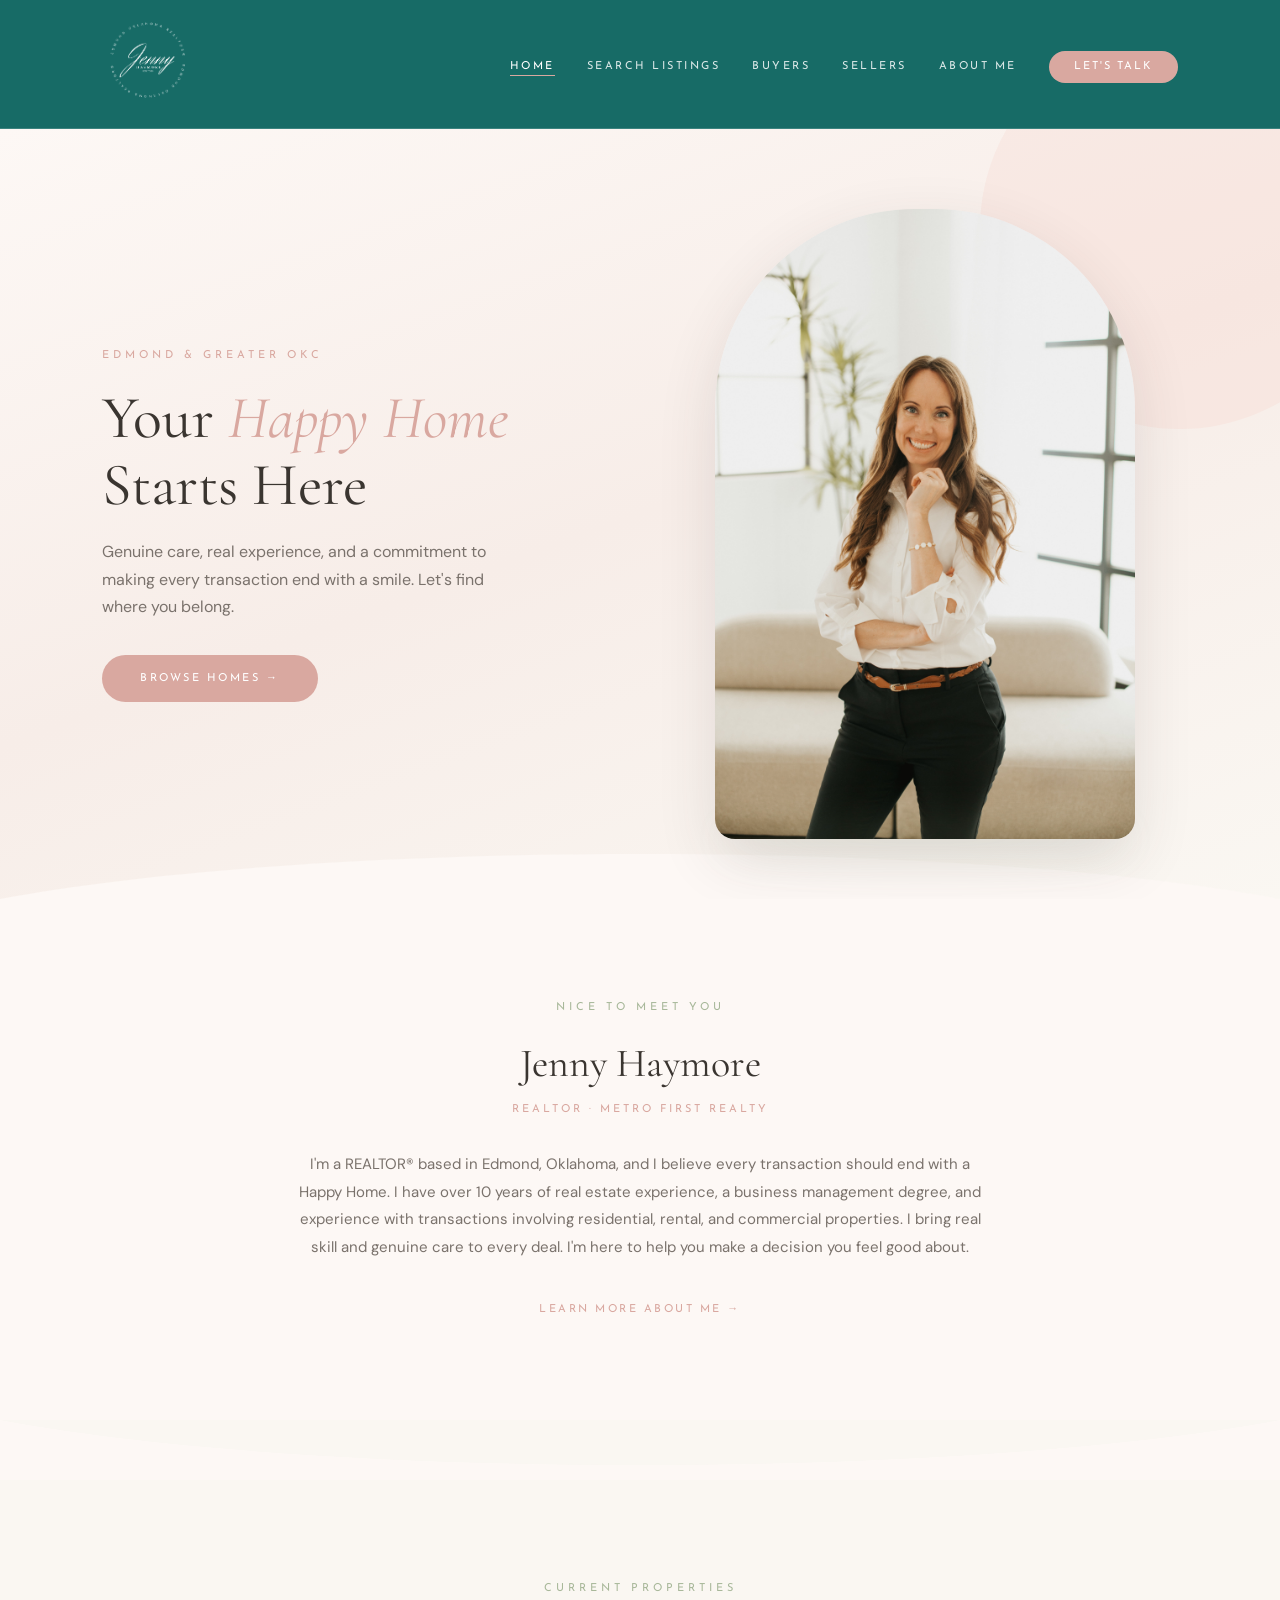
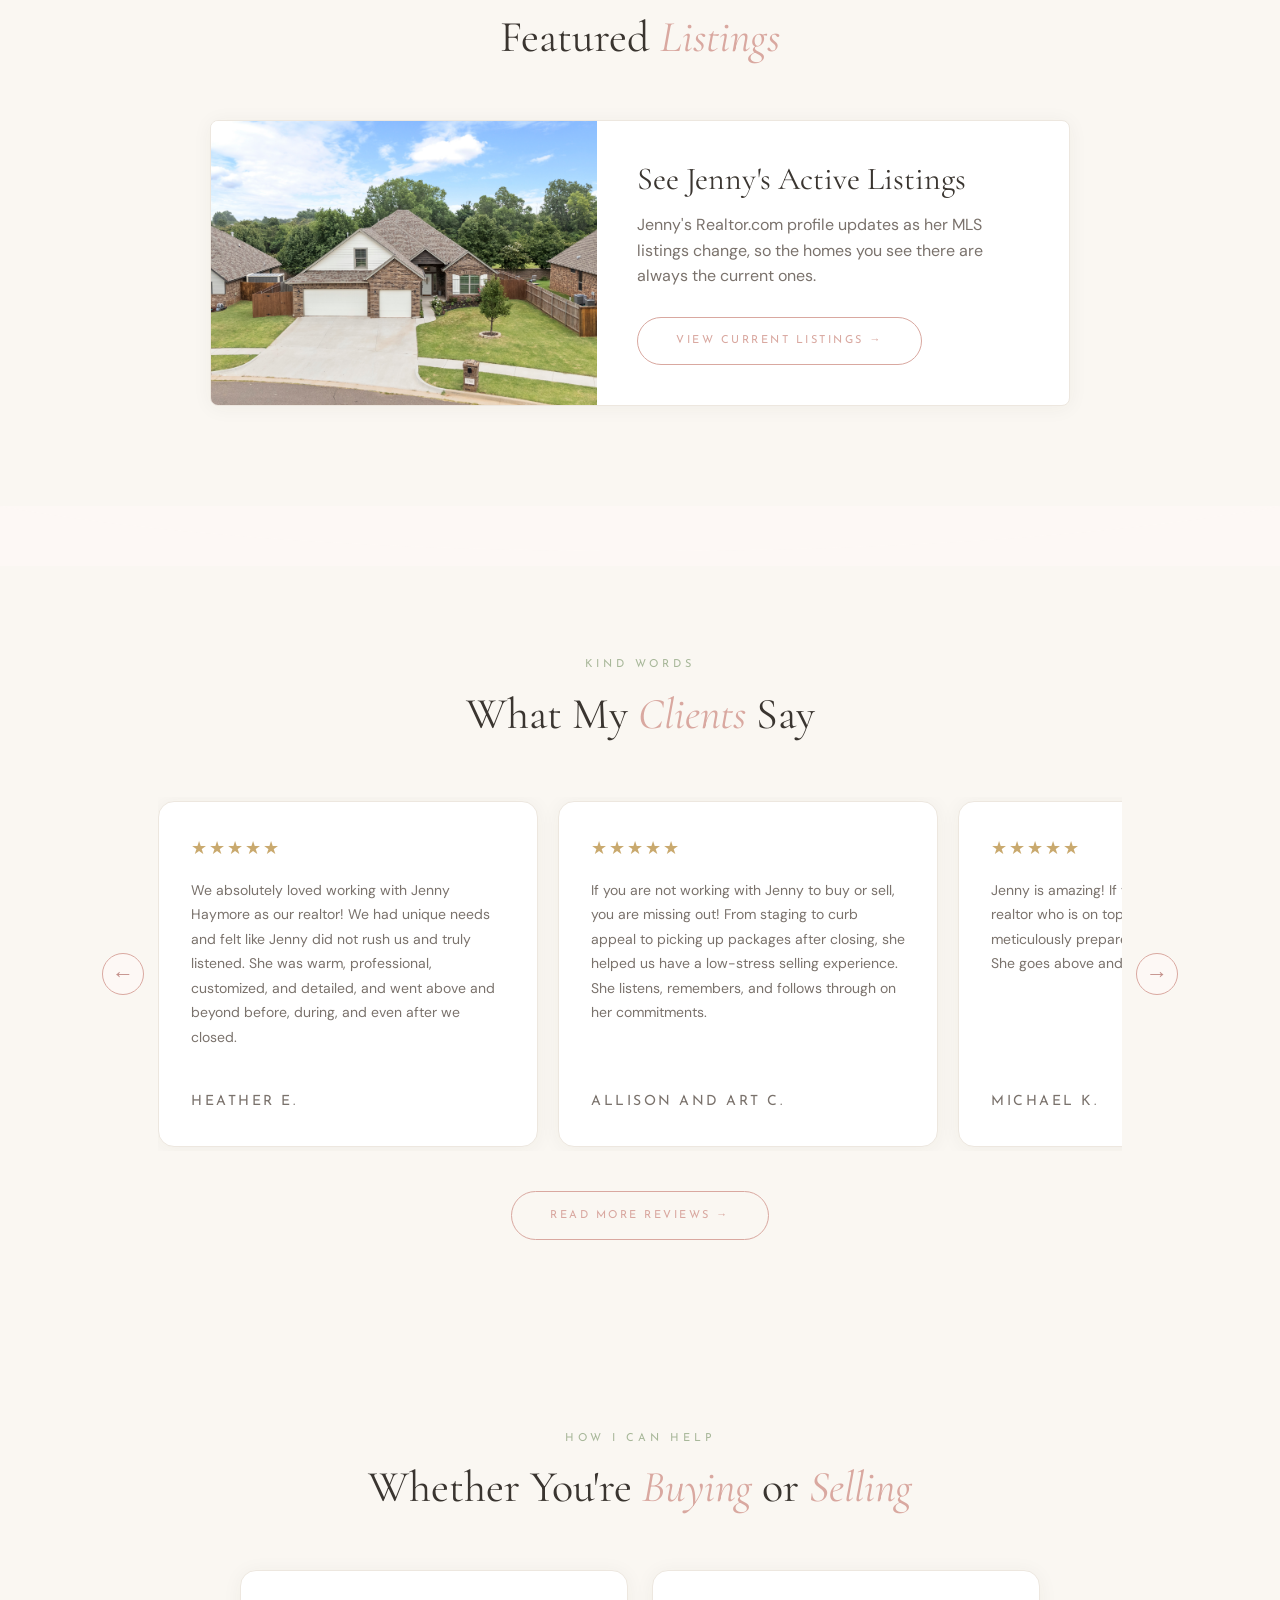
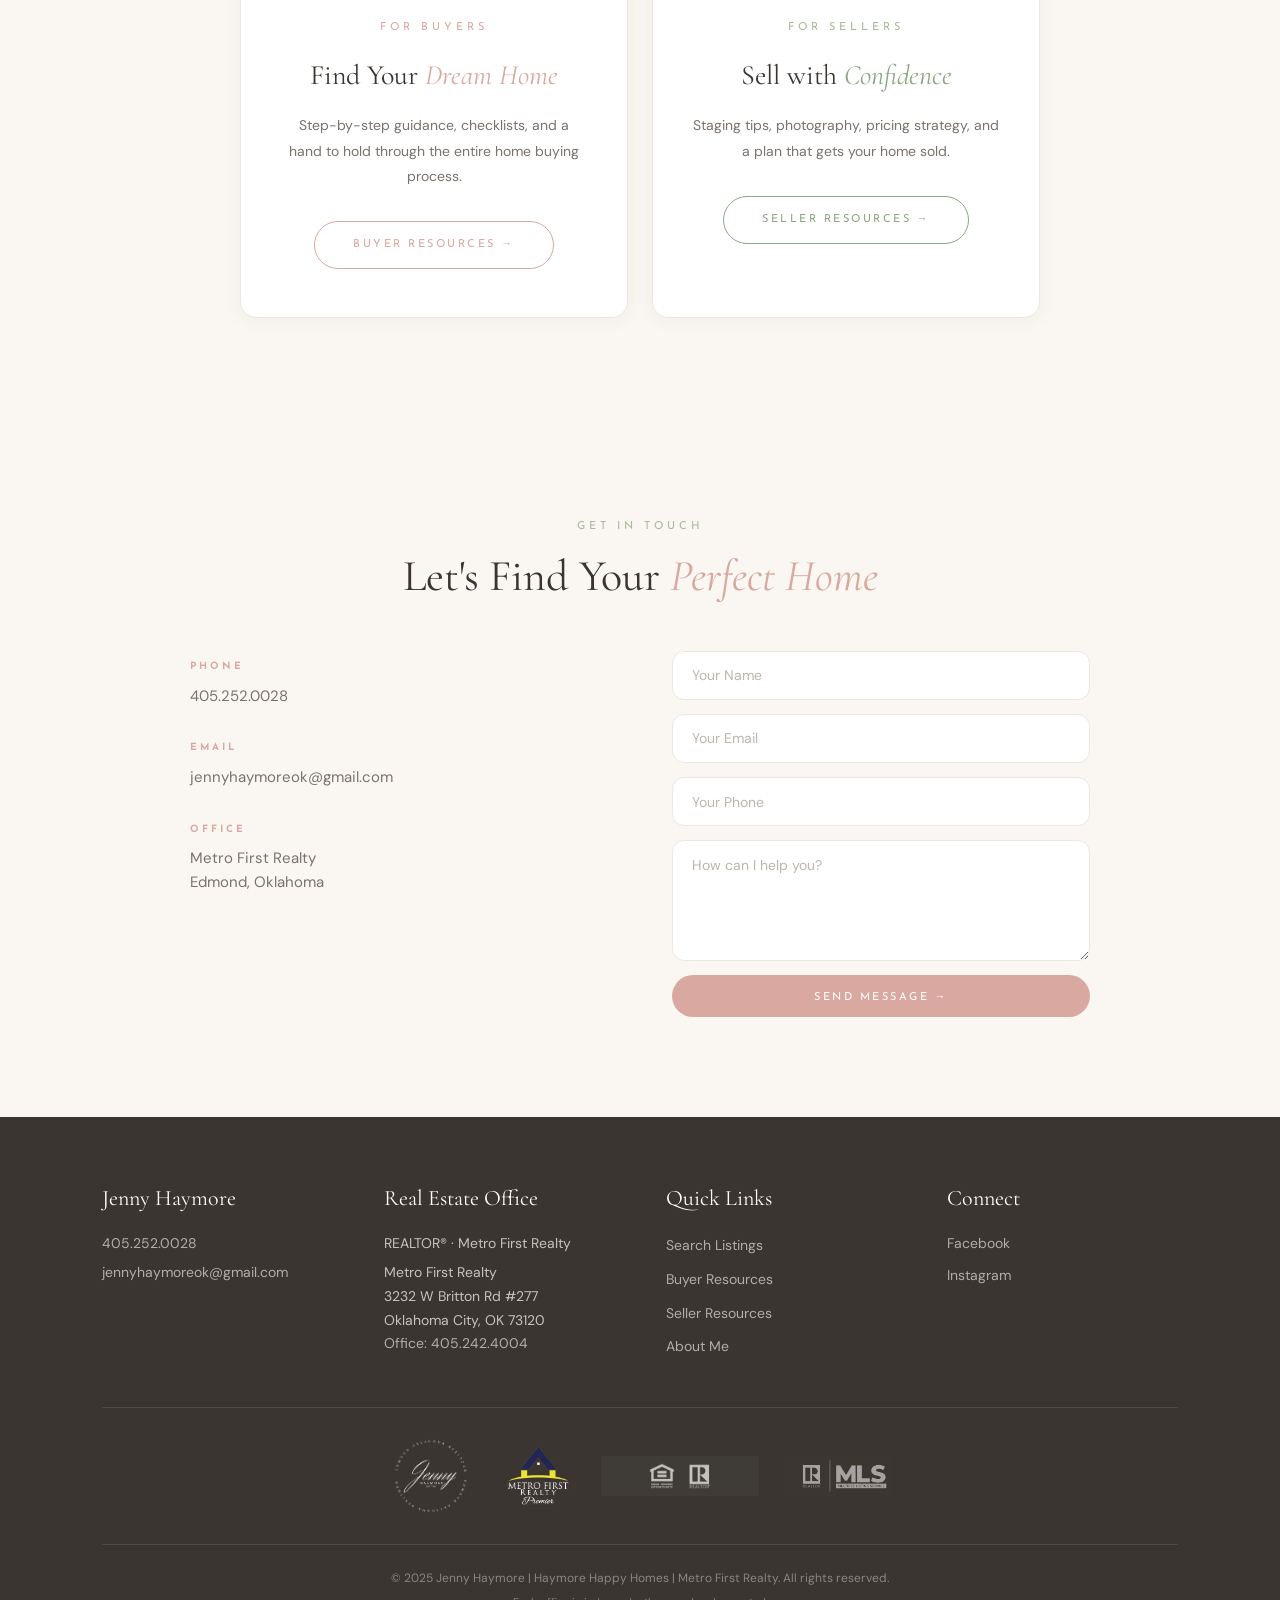
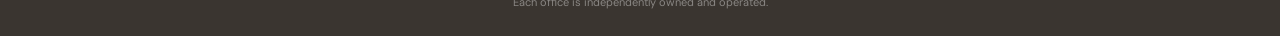
<file: index.html>
<!DOCTYPE html>
<html lang="en">
<head>
    <meta charset="UTF-8">
    <meta name="viewport" content="width=device-width, initial-scale=1.0">
    <title>Jenny Haymore | Haymore Happy Homes | Metro First Realty</title>
    <link rel="stylesheet" href="styles.css?v=13">
</head>
<body>

    <!-- Navigation -->
    <nav class="navbar">
        <div class="nav-container">
            <div class="logo">
                <img src="JENNY HAYMORE LOGO - 2.png" alt="Jenny Haymore Logo" class="logo-img">
            </div>
            <button class="hamburger" onclick="toggleMobileMenu()" aria-label="Menu">&#9776;</button>
            <ul class="nav-menu">
                <li><a href="index.html" class="active">Home</a></li>
                <li><a href="search.html">Search Listings</a></li>
                <li><a href="buyers.html">Buyers</a></li>
                <li><a href="sellers.html">Sellers</a></li>
                <li><a href="about.html">About Me</a></li>
                <li><a href="#contact" class="contact-btn">Let's Talk</a></li>
            </ul>
        </div>
    </nav>

    <!-- Hero -->
    <section class="hero">
        <div class="hero-content">
            <div class="hero-text">
                <p class="eyebrow">Edmond &amp; Greater OKC</p>
                <h1>Your <em>Happy Home</em> Starts Here</h1>
                <p class="tagline">Genuine care, real experience, and a commitment to making every transaction end with a smile. Let's find where you belong.</p>
                <a href="search.html" class="cta-button">Browse Homes &rarr;</a>
            </div>
            <div class="hero-image">
                <img src="Design Guide/IMG_7810.JPG" alt="Jenny Haymore" class="headshot">
            </div>
        </div>

        <!-- Curved divider -->
        <div class="curve-divider">
            <svg viewBox="0 0 1440 60" preserveAspectRatio="none">
                <path d="M0,60 C360,0 1080,0 1440,60 L1440,60 L0,60 Z" fill="var(--warm-white)"/>
            </svg>
        </div>
    </section>

    <!-- Bio / Intro -->
    <section class="bio-section">
        <div class="container">
            <div class="bio-content">
                <p class="eyebrow" style="color: var(--sage);">Nice to Meet You</p>
                <h2>Jenny Haymore</h2>
                <p class="subtitle">Realtor &middot; Metro First Realty</p>
                <p class="bio-text">
                    I'm a REALTOR&reg; based in Edmond, Oklahoma, and I believe every transaction
                    should end with a Happy Home. I have over 10 years of real estate experience, a business management degree,
                    and experience with transactions involving residential, rental, and commercial properties.
                    I bring real skill and genuine care to every deal. I'm here to help you make a decision you feel good about.
                </p>
                <a href="about.html" class="learn-more">Learn More About Me &rarr;</a>
            </div>
        </div>
    </section>

    <!-- Curve into listings -->
    <div class="curve-divider flip">
        <svg viewBox="0 0 1440 60" preserveAspectRatio="none">
            <path d="M0,60 C360,0 1080,0 1440,60 L1440,60 L0,60 Z" fill="var(--cream)"/>
        </svg>
    </div>

    <!-- Featured Listings -->
    <section class="featured-listings">
        <div class="container">
            <div class="section-heading">
                <p class="eyebrow" style="color: var(--sage);">Current Properties</p>
                <h2>Featured <em>Listings</em></h2>
            </div>
            <div class="live-listings-card">
                <img src="Design Guide/vibrant-heights-exterior.jpg" alt="A beautiful home exterior in Vibrant Heights">
                <div>
                    <h3>See Jenny's Active Listings</h3>
                    <p>Jenny's Realtor.com profile updates as her MLS listings change, so the homes you see there are always the current ones.</p>
                    <a href="https://www.realtor.com/realestateagents/___4136772#listings-and-sales" class="secondary-button" target="_blank" rel="noopener">View Current Listings &rarr;</a>
                </div>
            </div>
        </div>
    </section>

    <!-- Curve into testimonials -->
    <div class="curve-divider">
        <svg viewBox="0 0 1440 60" preserveAspectRatio="none">
            <path d="M0,0 C360,60 1080,60 1440,0 L1440,60 L0,60 Z" fill="var(--warm-white)"/>
        </svg>
    </div>

    <!-- Scrolling Reviews -->
    <section class="review-scroll-section">
        <div class="container">
            <div class="section-heading">
                <p class="eyebrow" style="color: var(--sage);">Kind Words</p>
                <h2>What My <em>Clients</em> Say</h2>
            </div>
            <div class="review-track" aria-label="Client reviews">
                <article class="review-card"><div class="stars">&#9733;&#9733;&#9733;&#9733;&#9733;</div><p>We had a really great experience working with Jenny. She was super helpful throughout the whole process and always made herself available when I had questions or needed advice. Buying and selling a home can be stressful, but she made everything so much easier.</p><p class="review-name">Derek D.</p></article>
                <article class="review-card"><div class="stars">&#9733;&#9733;&#9733;&#9733;&#9733;</div><p>Personable, reliable, and knowledgeable. Will help guide you through entire process.</p><p class="review-name">Michael Bridges</p></article>
                <article class="review-card"><div class="stars">&#9733;&#9733;&#9733;&#9733;&#9733;</div><p>Jenny is truly exceptional. She genuinely cares about her clients and always prioritizes their best interests. I worked with her as a lender on a transaction, and she was incredibly proactive and collaborative.</p><p class="review-name">Steve Carter</p></article>
                <article class="review-card"><div class="stars">&#9733;&#9733;&#9733;&#9733;&#9733;</div><p>We absolutely loved working with Jenny Haymore as our realtor! We've had many real estate transactions and hands down this was one of the best transactions we've had!! Jenny went above and beyond before, during and even after we closed.</p><p class="review-name">Heather E.</p></article>
                <article class="review-card"><div class="stars">&#9733;&#9733;&#9733;&#9733;&#9733;</div><p>AMAZING!! She was very professional while also being friendly. She went above and beyond for me and my family! We got a great price for our home and it only took 1 weekend!</p><p class="review-name">Paige Jacobsen</p></article>
                <article class="review-card"><div class="stars">&#9733;&#9733;&#9733;&#9733;&#9733;</div><p>If you need a great realtor, Jenny Haymore is the person you need. She is so professional and on top of everything that needs to be done. The BEST and most helpful realtor we have ever used.</p><p class="review-name">Susie Delano</p></article>
                <article class="review-card"><div class="stars">&#9733;&#9733;&#9733;&#9733;&#9733;</div><p>Jenny did an amazing job helping us buy our first home. She was very knowledgeable and helpful in each phase, from house searching and home inspections to closing. She made the process smooth and easy.</p><p class="review-name">Gavin Olsen</p></article>
                <article class="review-card"><div class="stars">&#9733;&#9733;&#9733;&#9733;&#9733;</div><p>If you're not working with Jenny to buy or sell, you are missing out! She listens, she remembers and she always followed through on her commitments. You will walk away with a great friend.</p><p class="review-name">Allison and Art C.</p></article>
                <article class="review-card"><div class="stars">&#9733;&#9733;&#9733;&#9733;&#9733;</div><p>We had such a great experience with Jenny Haymore as our realtor while selling our home. She was kind, knowledgeable, competent, ethical, reliable and professional. She made selling our home so easy.</p><p class="review-name">Aaron and Paula Wallace</p></article>
                <article class="review-card"><div class="stars">&#9733;&#9733;&#9733;&#9733;&#9733;</div><p>Jenny was fantastic to work with. We had a limited time frame to find a house and she worked hard to help us find a place that was perfect for us. She definitely had our best interest at heart.</p><p class="review-name">Paul Crawford</p></article>
            </div>
            <div class="reviews-link">
                <a href="https://www.realtor.com/realestateagents/5f623ed42abc2a0011a0c0c5#ratings-and-reviews" class="secondary-button" target="_blank" rel="noopener">Read More Reviews &rarr;</a>
            </div>
        </div>
    </section>

    <!-- Services Quick Links -->
    <section style="padding: 100px 0; background: var(--cream);">
        <div class="container">
            <div class="section-heading">
                <p class="eyebrow" style="color: var(--sage);">How I Can Help</p>
                <h2>Whether You're <em>Buying</em> or <em>Selling</em></h2>
            </div>
            <div style="display: grid; grid-template-columns: repeat(auto-fit, minmax(320px, 1fr)); gap: 1.5rem; max-width: 800px; margin: 0 auto;">
                <div style="background: white; border-radius: 16px; padding: 3rem 2.5rem; text-align: center; border: 1px solid var(--border); box-shadow: 0 2px 20px rgba(58,53,48,0.05); transition: transform 0.3s ease;" onmouseover="this.style.transform='translateY(-4px)'" onmouseout="this.style.transform='translateY(0)'">
                    <p class="eyebrow" style="color: var(--dusty-rose); margin-bottom: 16px;">For Buyers</p>
                    <h3 style="font-family: 'Cormorant Garamond', serif; font-size: 28px; font-weight: 400; color: var(--charcoal); margin-bottom: 1rem;">Find Your <em style="color: var(--dusty-rose); font-style: italic;">Dream Home</em></h3>
                    <p style="font-size: 14px; color: var(--warm-gray); line-height: 1.8; margin-bottom: 2rem;">Step-by-step guidance, checklists, and a hand to hold through the entire home buying process.</p>
                    <a href="buyers.html" class="secondary-button">Buyer Resources &rarr;</a>
                </div>
                <div style="background: white; border-radius: 16px; padding: 3rem 2.5rem; text-align: center; border: 1px solid var(--border); box-shadow: 0 2px 20px rgba(58,53,48,0.05); transition: transform 0.3s ease;" onmouseover="this.style.transform='translateY(-4px)'" onmouseout="this.style.transform='translateY(0)'">
                    <p class="eyebrow" style="color: var(--sage); margin-bottom: 16px;">For Sellers</p>
                    <h3 style="font-family: 'Cormorant Garamond', serif; font-size: 28px; font-weight: 400; color: var(--charcoal); margin-bottom: 1rem;">Sell with <em style="color: var(--sage-dark); font-style: italic;">Confidence</em></h3>
                    <p style="font-size: 14px; color: var(--warm-gray); line-height: 1.8; margin-bottom: 2rem;">Staging tips, photography, pricing strategy, and a plan that gets your home sold.</p>
                    <a href="sellers.html" class="secondary-button" style="color: var(--sage-dark); border-color: var(--sage-dark);">Seller Resources &rarr;</a>
                </div>
            </div>
        </div>
    </section>

    <!-- Contact -->
    <section class="contact" id="contact">
        <div class="container">
            <div class="section-heading">
                <p class="eyebrow" style="color: var(--sage);">Get in Touch</p>
                <h2>Let's Find Your <em>Perfect Home</em></h2>
            </div>
            <div class="contact-grid">
                <div class="contact-info">
                    <div class="contact-item">
                        <h3>Phone</h3>
                        <a href="tel:4052520028">405.252.0028</a>
                    </div>
                    <div class="contact-item">
                        <h3>Email</h3>
                        <a href="mailto:jennyhaymoreok@gmail.com">jennyhaymoreok@gmail.com</a>
                    </div>
                    <div class="contact-item">
                        <h3>Office</h3>
                        <p>Metro First Realty<br>Edmond, Oklahoma</p>
                    </div>
                </div>
                <div class="contact-form">
                    <form action="https://formsubmit.co/jennyhaymoreok@gmail.com" method="POST">
                        <input type="hidden" name="_subject" value="New Haymore Happy Homes website inquiry">
                        <input type="hidden" name="_template" value="table">
                        <input type="text" name="name" placeholder="Your Name" required>
                        <input type="email" name="email" placeholder="Your Email" required>
                        <input type="tel" name="phone" placeholder="Your Phone">
                        <textarea name="message" placeholder="How can I help you?" rows="5" required></textarea>
                        <button type="submit" class="cta-button">Send Message &rarr;</button>
                    </form>
                </div>
            </div>
        </div>
    </section>

    <!-- Footer -->
    <footer>
        <div class="container">
            <div class="footer-content">
                <div class="footer-section">
                    <h4>Jenny Haymore</h4>
                    <p><a href="tel:+14052520028">405.252.0028</a></p>
                    <p><a href="mailto:jennyhaymoreok@gmail.com">jennyhaymoreok@gmail.com</a></p>
                </div>
                <div class="footer-section">
                    <h4>Real Estate Office</h4>
                    <p>REALTOR&reg; &middot; Metro First Realty</p>
                    <address class="brokerage-address">Metro First Realty<br>3232 W Britton Rd #277<br>Oklahoma City, OK 73120<br><a href="tel:+14052424004">Office: 405.242.4004</a></address>
                </div>
                <div class="footer-section">
                    <h4>Quick Links</h4>
                    <ul>
                        <li><a href="search.html">Search Listings</a></li>
                        <li><a href="buyers.html">Buyer Resources</a></li>
                        <li><a href="sellers.html">Seller Resources</a></li>
                        <li><a href="about.html">About Me</a></li>
                    </ul>
                </div>
                <div class="footer-section">
                    <h4>Connect</h4>
                    <div class="social-links">
                        <a href="https://www.facebook.com/HappyHomesOK" target="_blank" rel="noopener">Facebook</a>
                        <a href="https://www.instagram.com/jennyhaymore/" target="_blank" rel="noopener">Instagram</a>
                    </div>
                </div>
            </div>
            <div class="footer-logos">
                <img src="JENNY HAYMORE LOGO - 2.png" alt="Jenny Haymore" class="footer-logo footer-brand-logo">
                <img src="Design Guide/Metro First Realty Image.png" alt="Metro First Realty" class="footer-logo footer-office-logo">
                <img src="Design Guide/realtor logos.jpg" alt="Realtor Logos" class="footer-logo">
                <img src="Design Guide/MLS Realtor Logo.jpg" alt="MLS Realtor" class="footer-logo">
            </div>
            <div class="footer-bottom">
                <p>&copy; 2025 Jenny Haymore | Haymore Happy Homes | Metro First Realty. All rights reserved.</p>
                <p class="disclaimer">Each office is independently owned and operated.</p>
            </div>
        </div>
    </footer>

    <script src="script.js?v=5"></script>
</body>
</html>
</file>
<file: styles.css>
/* ═══════════════════════════════════════════════════
   JENNY HAYMORE — HAYMORE HAPPY HOMES
   Global Styles
   ═══════════════════════════════════════════════════ */

@import url('https://fonts.googleapis.com/css2?family=Cormorant+Garamond:ital,wght@0,300;0,400;0,500;0,600;1,300;1,400&family=DM+Sans:wght@300;400;500;600&family=Josefin+Sans:wght@300;400;600&display=swap');

*, *::before, *::after {
    box-sizing: border-box;
    margin: 0;
    padding: 0;
}

:root {
    --warm-white: #FDF8F5;
    --blush: #F2C8BE;
    --dusty-rose: #D9A8A0;
    --dusty-rose-dark: #C4908A;
    --sage: #A8B89A;
    --sage-dark: #8AA882;
    --sage-wash: #E1E8DB;
    --turquoise: #176B66;
    --charcoal: #3A3530;
    --warm-gray: #7A726C;
    --gold: #C9A96E;
    --cream: #FAF7F2;
    --border: #EDE7DF;
}

html {
    scroll-behavior: smooth;
}

body {
    font-family: 'DM Sans', sans-serif;
    color: var(--charcoal);
    line-height: 1.6;
    background-color: var(--warm-white);
}

img {
    max-width: 100%;
    height: auto;
}

/* ── UTILITY ── */
.container {
    max-width: 1140px;
    margin: 0 auto;
    padding: 0 2rem;
}

.eyebrow {
    font-family: 'Josefin Sans', sans-serif;
    font-size: 11px;
    letter-spacing: 4px;
    text-transform: uppercase;
    color: var(--dusty-rose);
    margin-bottom: 14px;
}

.section-pad {
    padding: 100px 0;
}

.sage-help-section {
    background: var(--sage-wash);
}

.sage-help-section .cta-button {
    background: var(--sage-dark);
}

.sage-help-section .cta-button:hover {
    background: var(--charcoal);
}

/* ── NAVIGATION ── */
.navbar {
    background: var(--turquoise);
    backdrop-filter: blur(12px);
    -webkit-backdrop-filter: blur(12px);
    position: sticky;
    top: 0;
    z-index: 100;
    padding: 0;
    border-bottom: 1px solid rgba(255, 255, 255, 0.16);
    transition: box-shadow 0.3s ease;
}

.navbar.scrolled {
    box-shadow: 0 4px 20px rgba(23, 107, 102, 0.35);
}

.nav-container {
    max-width: 1140px;
    margin: 0 auto;
    display: flex;
    justify-content: space-between;
    align-items: center;
    padding: 0.9rem 2rem;
}

.logo-img {
    height: 92px;
    width: auto;
    filter: brightness(0) invert(1);
}

.nav-menu {
    display: flex;
    list-style: none;
    gap: 2rem;
    align-items: center;
}

.nav-menu a {
    text-decoration: none;
    font-family: 'Josefin Sans', sans-serif;
    font-size: 11px;
    font-weight: 400;
    letter-spacing: 2.5px;
    text-transform: uppercase;
    color: rgba(255, 255, 255, 0.84);
    transition: color 0.3s ease;
    position: relative;
}

.nav-menu a::after {
    content: '';
    position: absolute;
    bottom: -4px;
    left: 0;
    width: 0;
    height: 1.5px;
    background: var(--dusty-rose);
    transition: width 0.3s ease;
}

.nav-menu a:hover::after,
.nav-menu a.active::after {
    width: 100%;
}

.nav-menu a:hover,
.nav-menu a.active {
    color: white;
}

.contact-btn {
    background: var(--dusty-rose) !important;
    color: white !important;
    padding: 0.65rem 1.6rem !important;
    border-radius: 50px !important;
    letter-spacing: 2px !important;
    transition: background-color 0.3s ease, transform 0.2s ease !important;
}

.contact-btn::after {
    display: none !important;
}

.contact-btn:hover {
    background: var(--dusty-rose-dark) !important;
    transform: translateY(-1px);
}

/* ── BUTTONS ── */
.cta-button {
    display: inline-block;
    background: var(--dusty-rose);
    color: white;
    padding: 0.9rem 2.4rem;
    text-decoration: none;
    border-radius: 50px;
    font-family: 'Josefin Sans', sans-serif;
    font-size: 11px;
    letter-spacing: 2.5px;
    text-transform: uppercase;
    transition: all 0.3s ease;
    border: none;
    cursor: pointer;
}

.cta-button:hover {
    background: var(--dusty-rose-dark);
    transform: translateY(-2px);
    box-shadow: 0 6px 20px rgba(217, 168, 160, 0.35);
}

.secondary-button {
    display: inline-block;
    background: transparent;
    color: var(--dusty-rose);
    padding: 0.9rem 2.4rem;
    text-decoration: none;
    border-radius: 50px;
    font-family: 'Josefin Sans', sans-serif;
    font-size: 11px;
    letter-spacing: 2.5px;
    text-transform: uppercase;
    border: 1.5px solid var(--dusty-rose);
    transition: all 0.3s ease;
}

.secondary-button:hover {
    background: var(--dusty-rose);
    color: white;
    transform: translateY(-2px);
}

.sage-button {
    background: var(--sage);
}

.sage-button:hover {
    background: var(--sage-dark);
    box-shadow: 0 6px 20px rgba(168, 184, 154, 0.35);
}

/* ── SECTION HEADINGS ── */
.section-heading {
    text-align: center;
    margin-bottom: 3.5rem;
}

.section-heading .eyebrow {
    color: var(--sage);
}

.section-heading h2 {
    font-family: 'Cormorant Garamond', serif;
    font-size: clamp(32px, 4vw, 44px);
    font-weight: 400;
    color: var(--charcoal);
    line-height: 1.2;
}

.section-heading h2 em {
    font-style: italic;
    color: var(--dusty-rose);
}

/* ── CURVED SECTION DIVIDERS ── */
.curve-divider {
    width: 100%;
    line-height: 0;
    overflow: hidden;
}

.curve-divider svg {
    display: block;
    width: 100%;
    height: 60px;
}

.curve-divider.flip svg {
    transform: scaleY(-1);
}

/* ── HERO (HOME) ── */
.hero {
    background: linear-gradient(160deg, var(--warm-white) 0%, #F7EDE8 50%, var(--cream) 100%);
    padding: 80px 0 0;
    position: relative;
    overflow: hidden;
}

.hero::before {
    content: '';
    position: absolute;
    top: -100px;
    right: -100px;
    width: 400px;
    height: 400px;
    border-radius: 50%;
    background: var(--blush);
    opacity: 0.2;
}

.hero-content {
    max-width: 1140px;
    margin: 0 auto;
    padding: 0 2rem;
    display: grid;
    grid-template-columns: 1fr 1fr;
    gap: 4rem;
    align-items: center;
}

.hero-text .eyebrow {
    margin-bottom: 20px;
}

.hero-text h1 {
    font-family: 'Cormorant Garamond', serif;
    font-size: clamp(38px, 5vw, 60px);
    font-weight: 400;
    color: var(--charcoal);
    line-height: 1.12;
    margin-bottom: 1.2rem;
}

.hero-text h1 em {
    font-style: italic;
    color: var(--dusty-rose);
}

.hero-text .tagline {
    font-size: 16px;
    color: var(--warm-gray);
    margin-bottom: 2.2rem;
    line-height: 1.7;
    max-width: 420px;
}

.hero-image {
    position: relative;
    display: flex;
    justify-content: center;
}

.hero-image .headshot {
    width: 100%;
    max-width: 420px;
    border-radius: 200px 200px 20px 20px;
    box-shadow: 0 20px 60px rgba(58, 53, 48, 0.12);
    object-fit: cover;
}

.hero-image::before {
    content: '';
    position: absolute;
    bottom: -20px;
    left: 50%;
    transform: translateX(-50%);
    width: 80%;
    height: 40px;
    background: var(--sage);
    opacity: 0.15;
    border-radius: 50%;
    filter: blur(20px);
}

/* ── BIO SECTION (HOME) ── */
.bio-section {
    padding: 100px 0;
    background: var(--warm-white);
}

.bio-content {
    text-align: center;
    max-width: 700px;
    margin: 0 auto;
}

.bio-content h2 {
    font-family: 'Cormorant Garamond', serif;
    font-size: 40px;
    font-weight: 400;
    color: var(--charcoal);
    margin-bottom: 0.4rem;
}

.bio-content .subtitle {
    font-family: 'Josefin Sans', sans-serif;
    font-size: 11px;
    letter-spacing: 3px;
    text-transform: uppercase;
    color: var(--dusty-rose);
    margin-bottom: 2rem;
}

.bio-content .bio-text {
    font-size: 15px;
    line-height: 1.85;
    color: var(--warm-gray);
    margin-bottom: 2rem;
}

.learn-more {
    font-family: 'Josefin Sans', sans-serif;
    font-size: 11px;
    letter-spacing: 2.5px;
    text-transform: uppercase;
    color: var(--dusty-rose);
    text-decoration: none;
    transition: color 0.3s ease;
}

.learn-more:hover {
    color: var(--dusty-rose-dark);
}

/* ── FEATURED LISTINGS ── */
.featured-listings {
    padding: 100px 0;
    background: var(--cream);
}

.listings-grid {
    display: grid;
    grid-template-columns: repeat(auto-fit, minmax(320px, 1fr));
    gap: 1.5rem;
    margin-bottom: 3rem;
}

.listing-card {
    background: white;
    border-radius: 16px;
    overflow: hidden;
    box-shadow: 0 2px 20px rgba(58, 53, 48, 0.06);
    border: 1px solid var(--border);
    transition: transform 0.3s ease, box-shadow 0.3s ease;
}

.listing-card:hover {
    transform: translateY(-6px);
    box-shadow: 0 12px 32px rgba(58, 53, 48, 0.1);
}

.listing-card img {
    width: 100%;
    height: 240px;
    object-fit: cover;
}

.listing-info {
    padding: 1.5rem;
}

.listing-info h3 {
    font-family: 'Cormorant Garamond', serif;
    font-size: 28px;
    font-weight: 500;
    color: var(--charcoal);
    margin-bottom: 0.3rem;
}

.listing-address {
    font-size: 14px;
    color: var(--warm-gray);
    margin-bottom: 0.3rem;
}

.listing-details {
    font-family: 'Josefin Sans', sans-serif;
    font-size: 10px;
    letter-spacing: 2px;
    text-transform: uppercase;
    color: var(--dusty-rose);
}

.live-listings-card {
    display: grid;
    grid-template-columns: minmax(0, 0.9fr) minmax(280px, 1.1fr);
    max-width: 860px;
    margin: 0 auto;
    overflow: hidden;
    background: white;
    border: 1px solid var(--border);
    border-radius: 8px;
    box-shadow: 0 2px 20px rgba(58, 53, 48, 0.05);
}

.live-listings-card img {
    width: 100%;
    height: 100%;
    min-height: 280px;
    object-fit: cover;
}

.live-listings-card > div {
    display: flex;
    flex-direction: column;
    align-items: flex-start;
    justify-content: center;
    padding: 2.5rem;
}

.live-listings-card h3 {
    font-family: 'Cormorant Garamond', serif;
    font-size: 32px;
    font-weight: 400;
    line-height: 1.1;
    margin-bottom: 1rem;
}

.live-listings-card p {
    color: var(--warm-gray);
    margin-bottom: 1.75rem;
}

.view-all {
    text-align: center;
}

/* ── TESTIMONIALS ── */
.testimonials {
    padding: 100px 0;
    background: var(--warm-white);
}

.testimonials-grid {
    display: grid;
    grid-template-columns: repeat(auto-fit, minmax(300px, 1fr));
    gap: 1.5rem;
}

.testimonial-card {
    background: white;
    padding: 2.5rem;
    border-radius: 16px;
    box-shadow: 0 2px 20px rgba(58, 53, 48, 0.05);
    border: 1px solid var(--border);
    position: relative;
}

.testimonial-card::before {
    content: '\201C';
    font-family: 'Cormorant Garamond', serif;
    font-size: 80px;
    color: var(--blush);
    position: absolute;
    top: 10px;
    left: 20px;
    line-height: 1;
}

.stars {
    color: var(--gold);
    font-size: 1.1rem;
    margin-bottom: 1rem;
    letter-spacing: 2px;
}

.testimonial-text {
    font-size: 15px;
    line-height: 1.8;
    color: var(--warm-gray);
    margin-bottom: 1.2rem;
    font-style: italic;
    position: relative;
    z-index: 1;
}

.client-name {
    font-family: 'Josefin Sans', sans-serif;
    font-size: 11px;
    letter-spacing: 2px;
    text-transform: uppercase;
    color: var(--dusty-rose);
    text-align: right;
}

/* ── SCROLLING REVIEWS ── */
.review-scroll-section {
    padding: 90px 0;
    background: var(--cream);
    overflow: hidden;
}

.review-scroll-section.alt {
    background: var(--warm-white);
}

.review-track {
    display: flex;
    gap: 1.25rem;
    overflow-x: auto;
    overscroll-behavior-x: contain;
    scroll-snap-type: x mandatory;
    padding: 0.25rem;
    scrollbar-width: none;
}

.review-track::-webkit-scrollbar {
    display: none;
}

.review-carousel {
    position: relative;
    padding: 0 3.5rem;
}

.review-control {
    position: absolute;
    top: 50%;
    z-index: 1;
    width: 42px;
    height: 42px;
    border: 1px solid var(--dusty-rose);
    border-radius: 50%;
    background: var(--warm-white);
    color: var(--dusty-rose-dark);
    cursor: pointer;
    font-size: 22px;
    line-height: 1;
    transform: translateY(-50%);
    transition: background-color 0.2s ease, color 0.2s ease;
}

.review-control:hover {
    background: var(--dusty-rose);
    color: white;
}

.review-control.previous {
    left: 0;
}

.review-control.next {
    right: 0;
}

.review-card {
    flex: 0 0 min(380px, 86vw);
    scroll-snap-align: start;
    background: white;
    border: 1px solid var(--border);
    border-radius: 16px;
    box-shadow: 0 2px 20px rgba(58, 53, 48, 0.05);
    padding: 2rem;
    display: flex;
    flex-direction: column;
    gap: 1rem;
}

.review-card .stars {
    margin-bottom: 0;
}

.review-card p {
    font-size: 14px;
    line-height: 1.75;
    color: var(--warm-gray);
}

.review-name {
    font-family: 'Josefin Sans', sans-serif;
    font-size: 10px;
    letter-spacing: 2.5px;
    text-transform: uppercase;
    color: var(--dusty-rose);
    margin-top: auto;
}

.reviews-link {
    text-align: center;
    margin-top: 2.5rem;
}

/* ── CONTACT SECTION ── */
.contact {
    padding: 100px 0;
    background: var(--cream);
}

.contact.sage-help-section {
    background: var(--sage-wash);
}

.contact .section-heading {
    margin-bottom: 3rem;
}

.contact-grid {
    display: grid;
    grid-template-columns: 1fr 1fr;
    gap: 4rem;
    max-width: 900px;
    margin: 0 auto;
}

.contact-info {
    display: flex;
    flex-direction: column;
    gap: 2rem;
    padding-top: 0.5rem;
}

.contact-item h3 {
    font-family: 'Josefin Sans', sans-serif;
    font-size: 10px;
    letter-spacing: 3px;
    text-transform: uppercase;
    color: var(--dusty-rose);
    margin-bottom: 0.5rem;
}

.contact-item p,
.contact-item a {
    color: var(--warm-gray);
    font-size: 15px;
    line-height: 1.6;
    text-decoration: none;
}

.contact-item a:hover {
    color: var(--dusty-rose);
}

.contact-form form {
    display: flex;
    flex-direction: column;
    gap: 0.9rem;
}

.contact-form input,
.contact-form textarea {
    padding: 0.9rem 1.2rem;
    border: 1.5px solid var(--border);
    border-radius: 12px;
    font-size: 14px;
    font-family: 'DM Sans', sans-serif;
    background: white;
    color: var(--charcoal);
    transition: border-color 0.3s ease, box-shadow 0.3s ease;
}

.contact-form button {
    cursor: pointer;
}

.contact-form input:focus,
.contact-form textarea:focus {
    outline: none;
    border-color: var(--dusty-rose);
    box-shadow: 0 0 0 3px rgba(217, 168, 160, 0.15);
}

.contact-form input::placeholder,
.contact-form textarea::placeholder {
    color: #BEB5AD;
}

/* ── FOOTER ── */
footer {
    background: var(--charcoal);
    color: rgba(255, 255, 255, 0.7);
    padding: 4rem 2rem 1.5rem;
}

.footer-content {
    display: grid;
    grid-template-columns: repeat(4, minmax(0, 1fr));
    gap: clamp(1.5rem, 4vw, 4rem);
    margin-bottom: 2.5rem;
}

.footer-section h4 {
    font-family: 'Cormorant Garamond', serif;
    font-size: 22px;
    font-weight: 400;
    color: white;
    margin-bottom: 1rem;
}

.footer-section p {
    font-size: 14px;
    line-height: 1.7;
    margin-bottom: 0.3rem;
}

.brokerage-address {
    font-size: 14px;
    font-style: normal;
    line-height: 1.7;
    margin-bottom: 0.3rem;
}

.footer-section ul {
    list-style: none;
}

.footer-section ul li {
    margin-bottom: 0.5rem;
}

.footer-section a {
    color: rgba(255, 255, 255, 0.6);
    text-decoration: none;
    font-size: 14px;
    transition: color 0.3s ease;
}

.footer-section a:hover {
    color: var(--blush);
}

.social-links {
    display: flex;
    flex-direction: column;
    align-items: flex-start;
    gap: 0.6rem;
}

.footer-logos {
    display: flex;
    align-items: center;
    justify-content: center;
    gap: 2rem;
    padding: 1.5rem 0;
    border-top: 1px solid rgba(255, 255, 255, 0.1);
    border-bottom: 1px solid rgba(255, 255, 255, 0.1);
    margin-bottom: 1.5rem;
    flex-wrap: wrap;
}

.footer-logo {
    height: 40px;
    width: auto;
    object-fit: contain;
    filter: invert(1);
    mix-blend-mode: screen;
    opacity: 0.7;
    transition: opacity 0.3s ease;
}

.footer-logo:hover {
    opacity: 0.8;
}

.footer-brand-logo {
    height: 88px;
    filter: brightness(0) invert(1);
    mix-blend-mode: normal;
    opacity: 0.9;
}

.footer-office-logo {
    height: 58px;
    filter: none;
    mix-blend-mode: normal;
    opacity: 1;
}

.footer-bottom {
    text-align: center;
    font-size: 12px;
    color: rgba(255, 255, 255, 0.4);
}

.footer-bottom .disclaimer {
    margin-top: 0.4rem;
    font-size: 11px;
}

/* ── PAGE HERO (inner pages) ── */
.page-hero {
    height: 320px;
    display: flex;
    align-items: center;
    justify-content: center;
    text-align: center;
    position: relative;
    background-size: cover;
    background-position: center;
}

.page-hero::before {
    content: '';
    position: absolute;
    inset: 0;
    background: linear-gradient(135deg, rgba(58, 53, 48, 0.55), rgba(58, 53, 48, 0.4));
}

.page-hero-content {
    position: relative;
    z-index: 1;
}

.page-hero h1 {
    font-family: 'Cormorant Garamond', serif;
    font-size: clamp(36px, 5vw, 54px);
    font-weight: 400;
    color: white;
    margin-bottom: 0.5rem;
    letter-spacing: 0.5px;
}

.page-hero p {
    font-family: 'Cormorant Garamond', serif;
    font-size: 20px;
    font-style: italic;
    color: rgba(255, 255, 255, 0.8);
}

/* ── FEATURED TESTIMONIAL (sidebar) ── */
.featured-testimonial {
    background: white;
    border-radius: 16px;
    padding: 2rem;
    border-left: 3px solid var(--sage);
    box-shadow: 0 2px 20px rgba(58, 53, 48, 0.05);
    position: sticky;
    top: 100px;
}

.featured-testimonial .stars {
    color: var(--gold);
    font-size: 1rem;
    margin-bottom: 1rem;
}

.featured-testimonial p {
    font-size: 14px;
    line-height: 1.8;
    color: var(--warm-gray);
    font-style: italic;
    margin-bottom: 1rem;
}

.featured-testimonial span {
    font-family: 'Josefin Sans', sans-serif;
    font-size: 10px;
    letter-spacing: 2px;
    text-transform: uppercase;
    color: var(--sage-dark);
}

/* ── HAMBURGER ── */
.hamburger {
    display: none;
    background: none;
    border: none;
    font-size: 1.5rem;
    cursor: pointer;
    color: var(--charcoal);
    padding: 0.25rem 0.5rem;
}

/* ── RESPONSIVE ── */
@media (max-width: 900px) {
    .footer-content {
        grid-template-columns: repeat(2, minmax(0, 1fr));
    }

    .hero-content {
        grid-template-columns: 1fr;
        text-align: center;
        gap: 3rem;
    }

    .hero-text .tagline {
        margin-left: auto;
        margin-right: auto;
    }

    .hero-text .cta-button {
        margin: 0 auto;
    }

    .hero-image .headshot {
        max-width: 320px;
    }

    .contact-grid {
        grid-template-columns: 1fr;
        gap: 3rem;
    }
}

@media (max-width: 768px) {
    .container {
        padding: 0 1.25rem;
    }

    .nav-container {
        padding: 0.7rem 1.25rem;
    }

    .logo-img {
        height: 76px;
    }

    .hamburger {
        display: block;
        color: white;
    }

    .nav-menu {
        display: none;
        flex-direction: column;
        gap: 0;
        position: absolute;
        top: 100%;
        left: 0;
        width: 100%;
        background: var(--turquoise);
        box-shadow: 0 8px 24px rgba(23, 107, 102, 0.24);
        padding: 1rem 0;
        border-top: 1px solid rgba(255, 255, 255, 0.16);
    }

    .nav-menu.open {
        display: flex;
    }

    .nav-menu li {
        padding: 0.85rem 2rem;
    }

    .nav-menu a::after {
        display: none;
    }

    .contact-btn {
        margin: 0.5rem 2rem !important;
        display: inline-block !important;
        text-align: center;
    }

    .navbar {
        position: relative;
    }

    .hero {
        padding: 50px 0 0;
    }

    .hero-text h1 {
        font-size: 36px;
    }

    .section-pad {
        padding: 70px 0;
    }

    .listings-grid,
    .testimonials-grid {
        grid-template-columns: 1fr;
    }

    .live-listings-card {
        grid-template-columns: 1fr;
    }

    .live-listings-card img {
        height: 220px;
        min-height: 0;
    }

    .live-listings-card > div {
        padding: 2rem 1.5rem;
    }

    .live-listings-card h3 {
        font-size: 30px;
    }

    .review-scroll-section {
        padding: 70px 0;
    }

    .review-carousel {
        padding: 0 0 3.75rem;
    }

    .review-control {
        bottom: 0;
        top: auto;
        transform: none;
    }

    .review-control.previous {
        left: calc(50% - 48px);
    }

    .review-control.next {
        right: calc(50% - 48px);
    }

    .review-track {
        margin-right: -1.25rem;
        padding-right: 1.25rem;
        gap: 1rem;
    }

    .review-card {
        flex-basis: min(82vw, 340px);
        padding: 1.5rem;
    }

    .contact {
        padding: 70px 0;
    }
}

@media (max-width: 560px) {
    .footer-content {
        grid-template-columns: 1fr;
        gap: 2rem;
    }
}
</file>
